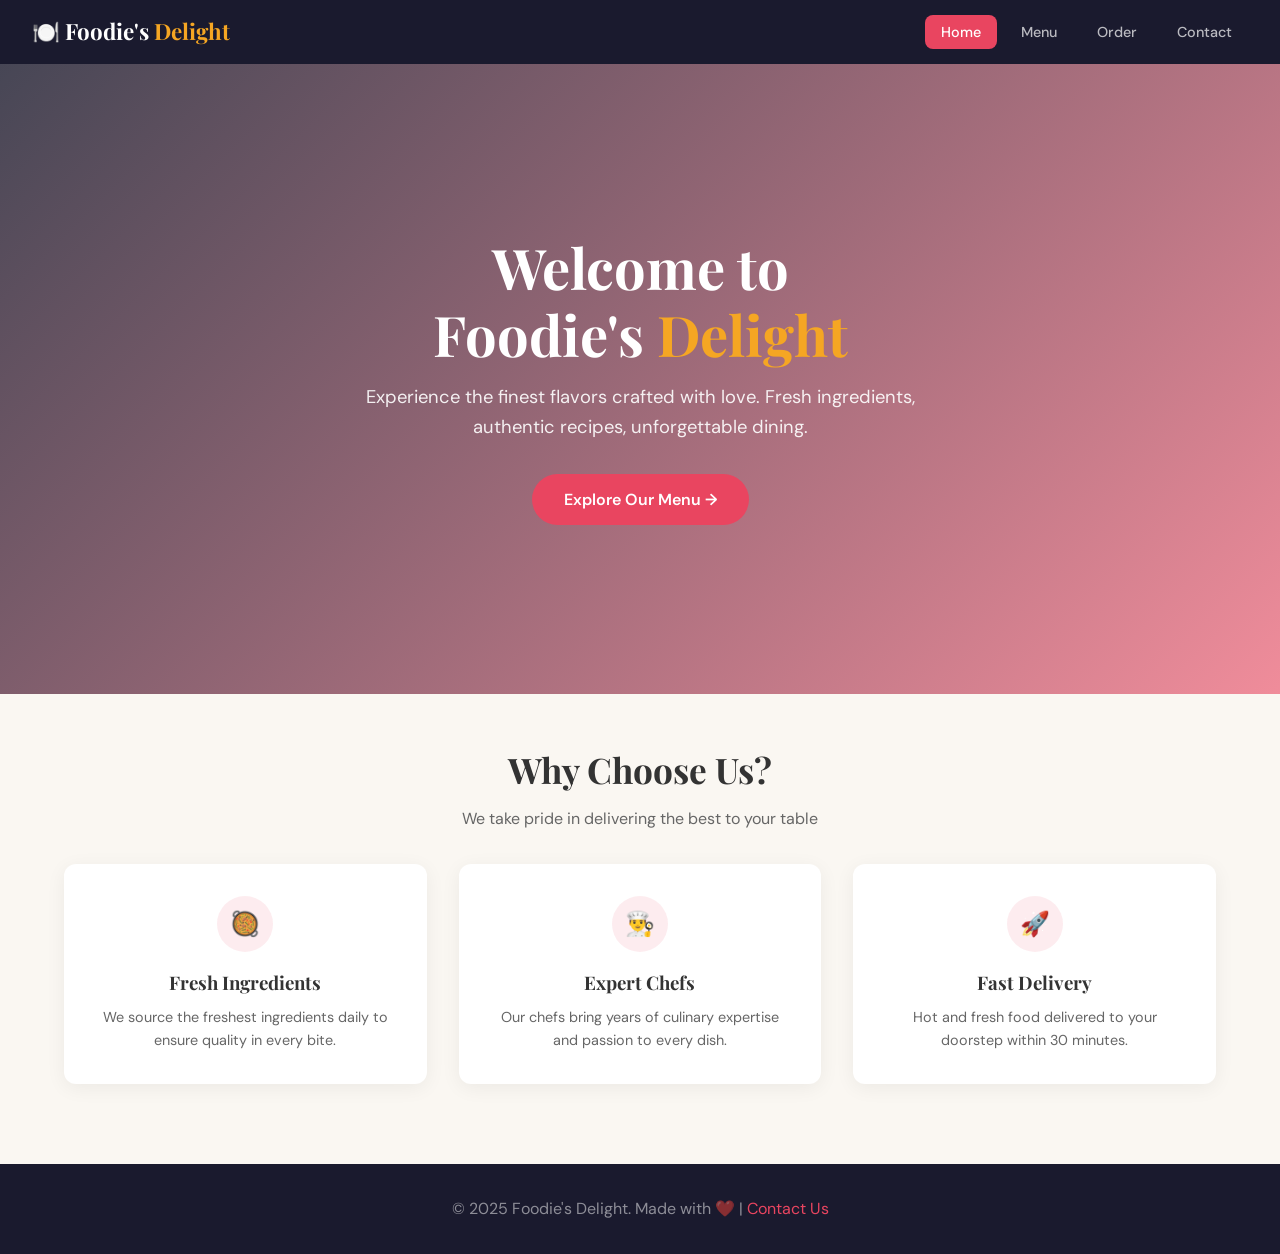
<file: foodie/index.html>
<!DOCTYPE html>
<html lang="en">
<head>
  <meta charset="UTF-8">
  <meta name="viewport" content="width=device-width, initial-scale=1.0">
  <title>Foodie's Delight - Home</title>
  <link rel="stylesheet" href="css/style.css">
</head>
<body>
  <nav class="navbar">
    <a href="index.html" class="logo">🍽️ Foodie's <span>Delight</span></a>
    <button class="hamburger" onclick="document.querySelector('.nav-links').classList.toggle('show')">
      <span></span><span></span><span></span>
    </button>
    <ul class="nav-links">
      <li><a href="index.html" class="active">Home</a></li>
      <li><a href="menu.html">Menu</a></li>
      <li><a href="order.html" id="nav-order">Order <span class="cart-badge" id="nav-badge" style="display:none">0</span></a></li>
      <li><a href="contact.html">Contact</a></li>
    </ul>
  </nav>

  <section class="hero">
    <h1>Welcome to<br>Foodie's <span>Delight</span></h1>
    <p>Experience the finest flavors crafted with love. Fresh ingredients, authentic recipes, unforgettable dining.</p>
    <a href="menu.html" class="btn">Explore Our Menu →</a>
  </section>

  <div class="section">
    <h2 class="section-title">Why Choose Us?</h2>
    <p class="section-subtitle">We take pride in delivering the best to your table</p>
    <div class="features-grid">
      <div class="feature-card">
        <div class="feature-icon">🥘</div>
        <h3>Fresh Ingredients</h3>
        <p>We source the freshest ingredients daily to ensure quality in every bite.</p>
      </div>
      <div class="feature-card">
        <div class="feature-icon">👨‍🍳</div>
        <h3>Expert Chefs</h3>
        <p>Our chefs bring years of culinary expertise and passion to every dish.</p>
      </div>
      <div class="feature-card">
        <div class="feature-icon">🚀</div>
        <h3>Fast Delivery</h3>
        <p>Hot and fresh food delivered to your doorstep within 30 minutes.</p>
      </div>
    </div>
  </div>

  <footer class="footer">
    <p>© 2025 Foodie's Delight. Made with ❤️ | <a href="contact.html">Contact Us</a></p>
  </footer>
  <script src="js/cart.js"></script>
</body>
</html>
</file>
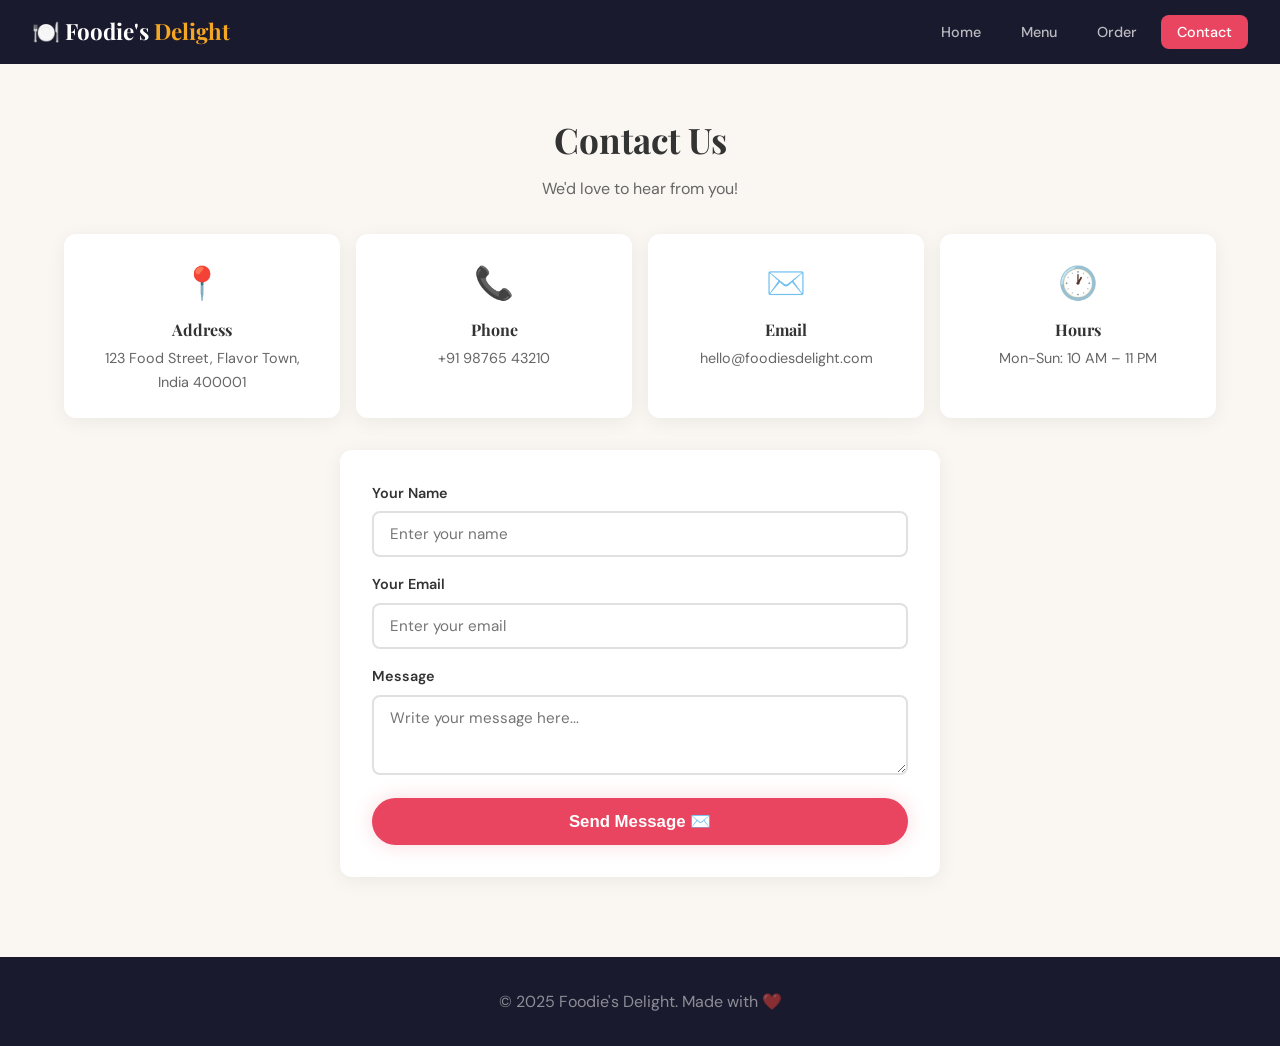
<file: foodie/contact.html>
<!DOCTYPE html>
<html lang="en">
<head>
  <meta charset="UTF-8">
  <meta name="viewport" content="width=device-width, initial-scale=1.0">
  <title>Foodie's Delight - Contact</title>
  <link rel="stylesheet" href="css/style.css">
</head>
<body>
  <nav class="navbar">
    <a href="index.html" class="logo">🍽️ Foodie's <span>Delight</span></a>
    <button class="hamburger" onclick="document.querySelector('.nav-links').classList.toggle('show')">
      <span></span><span></span><span></span>
    </button>
    <ul class="nav-links">
      <li><a href="index.html">Home</a></li>
      <li><a href="menu.html">Menu</a></li>
      <li><a href="order.html" id="nav-order">Order <span class="cart-badge" id="nav-badge" style="display:none">0</span></a></li>
      <li><a href="contact.html" class="active">Contact</a></li>
    </ul>
  </nav>

  <div class="section">
    <h1 class="section-title">Contact Us</h1>
    <p class="section-subtitle">We'd love to hear from you!</p>
    <div class="contact-grid">
      <div class="contact-card"><div class="icon">📍</div><h4>Address</h4><p>123 Food Street, Flavor Town, India 400001</p></div>
      <div class="contact-card"><div class="icon">📞</div><h4>Phone</h4><p>+91 98765 43210</p></div>
      <div class="contact-card"><div class="icon">✉️</div><h4>Email</h4><p>hello@foodiesdelight.com</p></div>
      <div class="contact-card"><div class="icon">🕐</div><h4>Hours</h4><p>Mon-Sun: 10 AM – 11 PM</p></div>
    </div>
    <div class="form-card" style="max-width:600px;margin:0 auto">
      <form id="contact-form">
        <div class="form-group"><label>Your Name</label><input type="text" placeholder="Enter your name" required></div>
        <div class="form-group"><label>Your Email</label><input type="email" placeholder="Enter your email" required></div>
        <div class="form-group"><label>Message</label><textarea placeholder="Write your message here..." required></textarea></div>
        <button type="submit" class="submit-btn">Send Message ✉️</button>
      </form>
      <div id="contact-success" style="display:none;text-align:center;padding:2rem"><p style="font-size:2.5rem">✅</p><h3>Message Sent!</h3><p style="color:var(--text-light)">We'll get back to you soon.</p></div>
    </div>
  </div>

  <footer class="footer"><p>© 2025 Foodie's Delight. Made with ❤️</p></footer>
  <script src="js/cart.js"></script>
  <script>
  document.getElementById('contact-form').onsubmit = function(e) {
    e.preventDefault();
    this.style.display = 'none';
    document.getElementById('contact-success').style.display = 'block';
  };
  </script>
</body>
</html>
</file>
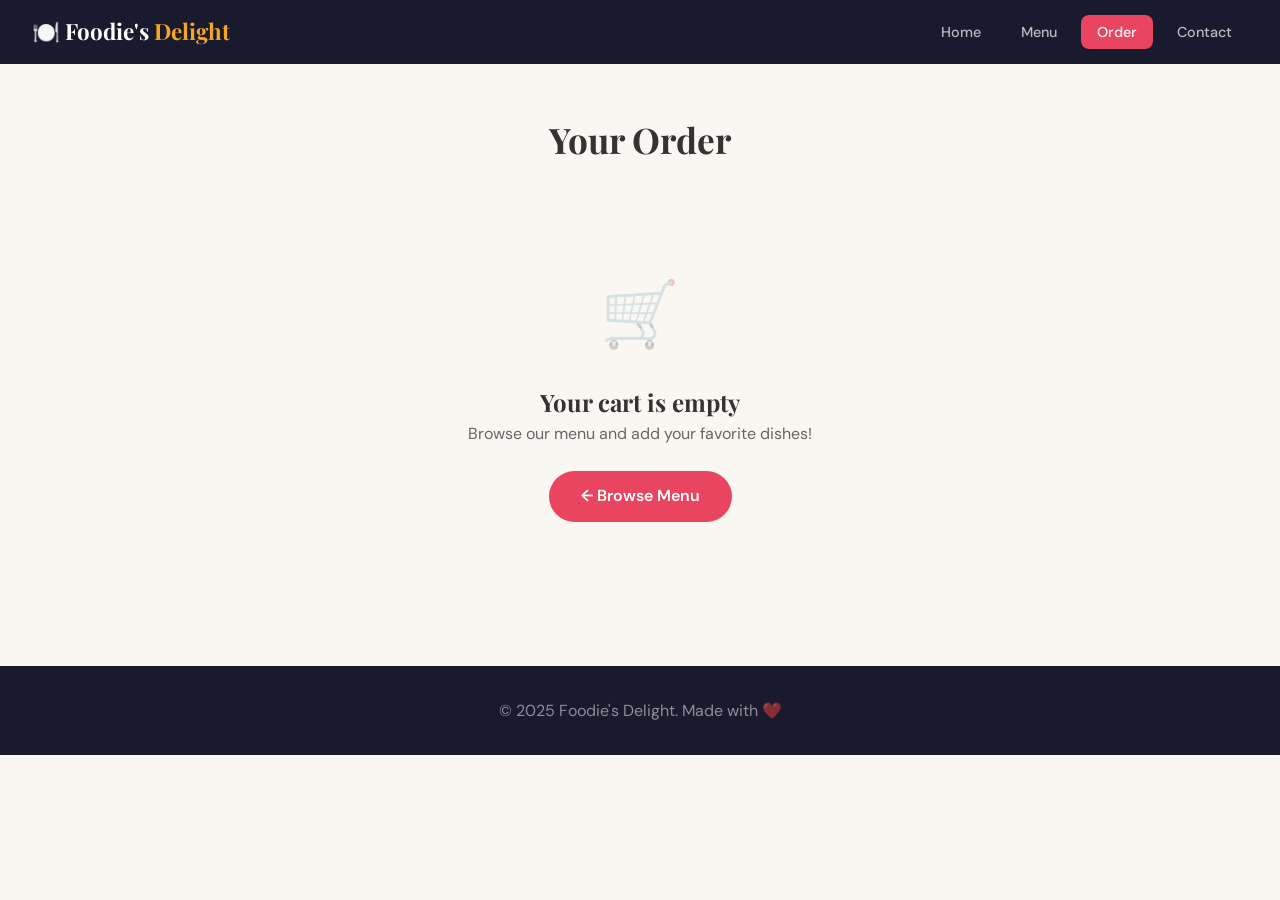
<file: foodie/order.html>
<!DOCTYPE html>
<html lang="en">
<head>
  <meta charset="UTF-8">
  <meta name="viewport" content="width=device-width, initial-scale=1.0">
  <title>Foodie's Delight - Order</title>
  <link rel="stylesheet" href="css/style.css">
</head>
<body>
  <nav class="navbar">
    <a href="index.html" class="logo">🍽️ Foodie's <span>Delight</span></a>
    <button class="hamburger" onclick="document.querySelector('.nav-links').classList.toggle('show')">
      <span></span><span></span><span></span>
    </button>
    <ul class="nav-links">
      <li><a href="index.html">Home</a></li>
      <li><a href="menu.html">Menu</a></li>
      <li><a href="order.html" class="active" id="nav-order">Order <span class="cart-badge" id="nav-badge" style="display:none">0</span></a></li>
      <li><a href="contact.html">Contact</a></li>
    </ul>
  </nav>

  <div class="section">
    <h1 class="section-title">Your Order</h1>
    <p class="section-subtitle" id="order-subtitle"></p>

    <div id="order-content"></div>
  </div>

  <footer class="footer">
    <p>© 2025 Foodie's Delight. Made with ❤️</p>
  </footer>

  <script src="js/cart.js"></script>
  <script>
  function renderOrderItems() {
    var content = document.getElementById('order-content');
    var subtitle = document.getElementById('order-subtitle');

    if (cart.length === 0) {
      subtitle.textContent = '';
      content.innerHTML = '<div class="empty-state"><div class="icon">🛒</div><h2>Your cart is empty</h2><p style="color:var(--text-light);margin-bottom:1.5rem">Browse our menu and add your favorite dishes!</p><a href="menu.html" class="btn">← Browse Menu</a></div>';
      return;
    }

    subtitle.textContent = getTotalItems() + ' item(s) in your cart';
    var html = '<div class="order-layout"><div>';

    cart.forEach(function(item) {
      html += '<div class="order-item">' +
        '<img src="' + item.image + '" alt="' + item.name + '">' +
        '<div class="order-item-info">' +
          '<div style="display:flex;justify-content:space-between;align-items:start">' +
            '<div><h3>' + item.name + '</h3><span class="price">₹' + item.price + '</span></div>' +
            '<button class="remove-btn" onclick="removeFromCart(' + item.id + ')" title="Remove">🗑️</button>' +
          '</div>' +
          '<div class="qty-controls">' +
            '<button class="qty-btn" onclick="updateQty(' + item.id + ',-1)">−</button>' +
            '<span style="font-weight:600;min-width:24px;text-align:center">' + item.qty + '</span>' +
            '<button class="qty-btn" onclick="updateQty(' + item.id + ',1)">+</button>' +
            '<span style="margin-left:auto;font-weight:700;font-size:1.1rem">₹' + (item.price * item.qty) + '</span>' +
          '</div>' +
        '</div></div>';
    });

    html += '</div><div><div class="form-card"><h2 style="font-family:Playfair Display,serif;margin-bottom:1.2rem">Delivery Details</h2>' +
      '<form id="order-form">' +
        '<div class="form-group"><label>Your Name</label><input type="text" name="name" placeholder="Enter your name" required></div>' +
        '<div class="form-group"><label>Phone Number</label><input type="tel" name="phone" placeholder="+91 98765 43210" required></div>' +
        '<div class="form-group"><label>Delivery Address</label><textarea name="address" placeholder="Enter your full address" required></textarea></div>' +
        '<div class="summary">' +
          '<div class="summary-row"><span>Subtotal</span><span>₹' + getTotal() + '</span></div>' +
          '<div class="summary-row"><span>Delivery</span><span style="color:var(--green);font-weight:600">FREE</span></div>' +
          '<div class="summary-total"><span>Total</span><span class="price">₹' + getTotal() + '</span></div>' +
        '</div>' +
        '<br><button type="submit" class="submit-btn">Place Order 🛒</button>' +
      '</form></div></div></div>';

    content.innerHTML = html;
    document.getElementById('order-form').onsubmit = function(e) {
      e.preventDefault();
      var name = this.name.value;
      cart = []; saveCart();
      content.innerHTML = '<div class="confirmation"><div class="check">✅</div><h2>Order Confirmed!</h2><p>Thank you, <strong>' + name + '</strong>! Your order has been placed.</p><p style="color:var(--text-light);margin:1rem 0">We\'ll prepare it with love! 🍽️</p><a href="menu.html" class="btn">Order More</a></div>';
      subtitle.textContent = '';
    };
  }
  renderOrderItems();
  </script>
</body>
</html>
</file>
<file: foodie/css/style.css>
@import url('https://fonts.googleapis.com/css2?family=Playfair+Display:wght@400;600;700;800&family=DM+Sans:wght@300;400;500;600;700&display=swap');

:root{--primary:#e94560;--primary-dark:#c73650;--dark:#1a1a2e;--accent:#f5a623;--bg:#faf7f2;--card:#fff;--text:#333;--text-light:#666;--shadow:0 4px 20px rgba(0,0,0,0.06);--shadow-hover:0 12px 35px rgba(0,0,0,0.12);--green:#28a745;--radius:12px}
*{margin:0;padding:0;box-sizing:border-box}
body{font-family:'DM Sans',sans-serif;color:var(--text);background:var(--bg);line-height:1.6}
h1,h2,h3,h4{font-family:'Playfair Display',serif}
a{text-decoration:none;color:inherit}

/* Navbar */
.navbar{background:var(--dark);padding:0 2rem;display:flex;justify-content:space-between;align-items:center;position:sticky;top:0;z-index:100;height:64px}
.logo{color:#fff;font-size:1.4rem;font-weight:700;font-family:'Playfair Display',serif}
.logo span{color:var(--accent)}
.nav-links{list-style:none;display:flex;gap:.5rem}
.nav-links a{color:rgba(255,255,255,.7);padding:.5rem 1rem;border-radius:8px;font-size:.9rem;font-weight:500;transition:.2s}
.nav-links a:hover,.nav-links a.active{background:var(--primary);color:#fff}
.cart-badge{background:var(--accent);color:var(--dark);font-size:.7rem;font-weight:700;padding:1px 6px;border-radius:99px;margin-left:4px}
.hamburger{display:none;cursor:pointer;background:none;border:none}
.hamburger span{display:block;width:24px;height:3px;background:#fff;margin:4px 0;transition:.3s}

/* Hero */
.hero{background:linear-gradient(135deg,rgba(26,26,46,.8),rgba(233,69,96,.6)),url('https://images.unsplash.com/photo-1504674900247-0877df9cc836?w=1400&fit=crop') center/cover;color:#fff;text-align:center;padding:6rem 2rem;min-height:70vh;display:flex;flex-direction:column;justify-content:center;align-items:center}
.hero h1{font-size:clamp(2rem,5vw,3.5rem);margin-bottom:1rem;line-height:1.2}
.hero h1 span{color:var(--accent)}
.hero p{font-size:1.15rem;max-width:550px;margin-bottom:2rem;opacity:.9}
.btn{display:inline-flex;align-items:center;gap:.5rem;padding:.8rem 2rem;background:var(--primary);color:#fff;border-radius:30px;font-weight:600;border:none;cursor:pointer;font-size:1rem;transition:.3s}
.btn:hover{transform:translateY(-2px);box-shadow:0 8px 25px rgba(233,69,96,.35)}
.btn-outline{background:transparent;border:2px solid var(--primary);color:var(--primary)}
.btn-outline:hover,.btn-outline.active{background:var(--primary);color:#fff}

/* Section */
.section{max-width:1200px;margin:0 auto;padding:3rem 1.5rem}
.section-title{text-align:center;font-size:clamp(1.6rem,3vw,2.2rem);margin-bottom:.5rem}
.section-subtitle{text-align:center;color:var(--text-light);margin-bottom:2rem}

/* Features */
.features-grid{display:grid;grid-template-columns:repeat(auto-fit,minmax(250px,1fr));gap:2rem}
.feature-card{background:var(--card);border-radius:var(--radius);padding:2rem;text-align:center;box-shadow:var(--shadow);transition:.3s}
.feature-card:hover{transform:translateY(-4px);box-shadow:var(--shadow-hover)}
.feature-icon{width:56px;height:56px;margin:0 auto 1rem;border-radius:50%;background:rgba(233,69,96,.1);display:flex;align-items:center;justify-content:center;font-size:1.5rem;transition:.3s}
.feature-card:hover .feature-icon{background:var(--primary);color:#fff}
.feature-card h3{margin-bottom:.5rem}
.feature-card p{color:var(--text-light);font-size:.9rem}

/* Filter */
.filter-bar{display:flex;flex-wrap:wrap;justify-content:center;gap:.75rem;margin-bottom:2rem}

/* Menu Grid */
.menu-grid{display:grid;grid-template-columns:repeat(auto-fill,minmax(270px,1fr));gap:1.5rem}
.menu-card{background:var(--card);border-radius:var(--radius);overflow:hidden;box-shadow:var(--shadow);transition:.3s}
.menu-card:hover{transform:translateY(-5px);box-shadow:var(--shadow-hover)}
.menu-card img{width:100%;height:190px;object-fit:cover;transition:transform .5s}
.menu-card:hover img{transform:scale(1.08)}
.card-body{padding:1rem 1.2rem 1.2rem}
.category-badge{display:inline-block;padding:2px 10px;border-radius:15px;font-size:.75rem;font-weight:600;margin-bottom:.4rem}
.cat-veg{background:#d4edda;color:#155724}
.cat-nonveg{background:#f8d7da;color:#721c24}
.cat-drinks{background:#d1ecf1;color:#0c5460}
.card-body h3{font-size:1.05rem;margin-bottom:.2rem}
.card-body .desc{color:var(--text-light);font-size:.85rem;margin-bottom:.6rem;display:-webkit-box;-webkit-line-clamp:2;-webkit-box-orient:vertical;overflow:hidden}
.card-footer{display:flex;align-items:center;justify-content:space-between}
.price{font-size:1.2rem;font-weight:700;color:var(--primary)}
.btn-add{padding:.4rem 1rem;font-size:.85rem;border-radius:20px;background:var(--primary);color:#fff;border:none;cursor:pointer;font-weight:600;transition:.3s}
.btn-add:hover{background:var(--primary-dark);transform:translateY(-1px)}
.btn-add.added{background:var(--green)}

/* Sticky Cart Bar */
.cart-bar{position:fixed;bottom:0;left:0;right:0;background:var(--dark);color:#fff;padding:1rem 2rem;display:flex;justify-content:space-between;align-items:center;z-index:99;transform:translateY(100%);transition:.3s}
.cart-bar.show{transform:translateY(0)}
.cart-bar .btn{background:var(--accent);color:var(--dark)}

/* Order Page */
.order-layout{display:grid;grid-template-columns:1fr;gap:2rem}
.order-item{display:flex;gap:1rem;background:var(--card);border-radius:var(--radius);padding:1rem;box-shadow:var(--shadow);align-items:center}
.order-item img{width:80px;height:80px;border-radius:8px;object-fit:cover}
.order-item-info{flex:1}
.order-item-info h3{font-size:1rem}
.qty-controls{display:flex;align-items:center;gap:.5rem;margin-top:.5rem}
.qty-btn{width:30px;height:30px;border-radius:50%;border:1px solid #ddd;background:none;cursor:pointer;font-size:1rem;display:flex;align-items:center;justify-content:center;transition:.2s}
.qty-btn:hover{background:var(--primary);color:#fff;border-color:var(--primary)}
.remove-btn{background:none;border:none;color:var(--text-light);cursor:pointer;font-size:1.1rem;transition:.2s;padding:.3rem}
.remove-btn:hover{color:red}

/* Form */
.form-card{background:var(--card);border-radius:var(--radius);padding:2rem;box-shadow:var(--shadow)}
.form-group{margin-bottom:1rem}
.form-group label{display:block;font-weight:600;margin-bottom:.4rem;font-size:.9rem}
.form-group input,.form-group textarea,.form-group select{width:100%;padding:.7rem 1rem;border:2px solid #e0e0e0;border-radius:8px;font-family:inherit;font-size:.95rem;transition:.3s}
.form-group input:focus,.form-group textarea:focus,.form-group select:focus{outline:none;border-color:var(--primary)}
.form-group textarea{resize:vertical;min-height:80px}
.submit-btn{width:100%;padding:.8rem;background:var(--primary);color:#fff;border:none;border-radius:30px;font-size:1.05rem;font-weight:600;cursor:pointer;transition:.3s;box-shadow:0 0 20px rgba(233,69,96,.2)}
.submit-btn:hover{background:var(--primary-dark);transform:translateY(-1px)}

.summary{border-top:1px solid #eee;padding-top:1rem;margin-top:1rem}
.summary-row{display:flex;justify-content:space-between;margin-bottom:.5rem;font-size:.95rem;color:var(--text-light)}
.summary-total{display:flex;justify-content:space-between;font-size:1.2rem;font-weight:700;padding-top:.5rem;border-top:1px solid #eee}
.summary-total .price{font-size:1.2rem}

/* Contact */
.contact-grid{display:grid;grid-template-columns:repeat(auto-fit,minmax(200px,1fr));gap:1rem;margin-bottom:2rem}
.contact-card{background:var(--card);border-radius:var(--radius);padding:1.5rem;text-align:center;box-shadow:var(--shadow)}
.contact-card .icon{font-size:2rem;margin-bottom:.5rem}
.contact-card h4{margin-bottom:.3rem}
.contact-card p{color:var(--text-light);font-size:.9rem}

/* Confirmation */
.confirmation{text-align:center;padding:4rem 2rem}
.confirmation .check{font-size:4rem}
.confirmation h2{color:var(--green);margin:1rem 0}

/* Empty state */
.empty-state{text-align:center;padding:4rem 2rem}
.empty-state .icon{font-size:4rem;opacity:.3;margin-bottom:1rem}

/* Footer */
.footer{background:var(--dark);color:rgba(255,255,255,.5);padding:2rem;text-align:center;margin-top:2rem}
.footer a{color:var(--primary)}

@media(min-width:768px){.order-layout{grid-template-columns:3fr 2fr}}
@media(max-width:768px){
  .hero{padding:4rem 1.5rem;min-height:50vh}
  .nav-links{display:none;flex-direction:column;position:absolute;top:64px;left:0;right:0;background:var(--dark);padding:1rem}
  .nav-links.show{display:flex}
  .hamburger{display:block}
  .menu-grid{grid-template-columns:1fr 1fr}
}
@media(max-width:480px){.menu-grid{grid-template-columns:1fr}}
</file>
